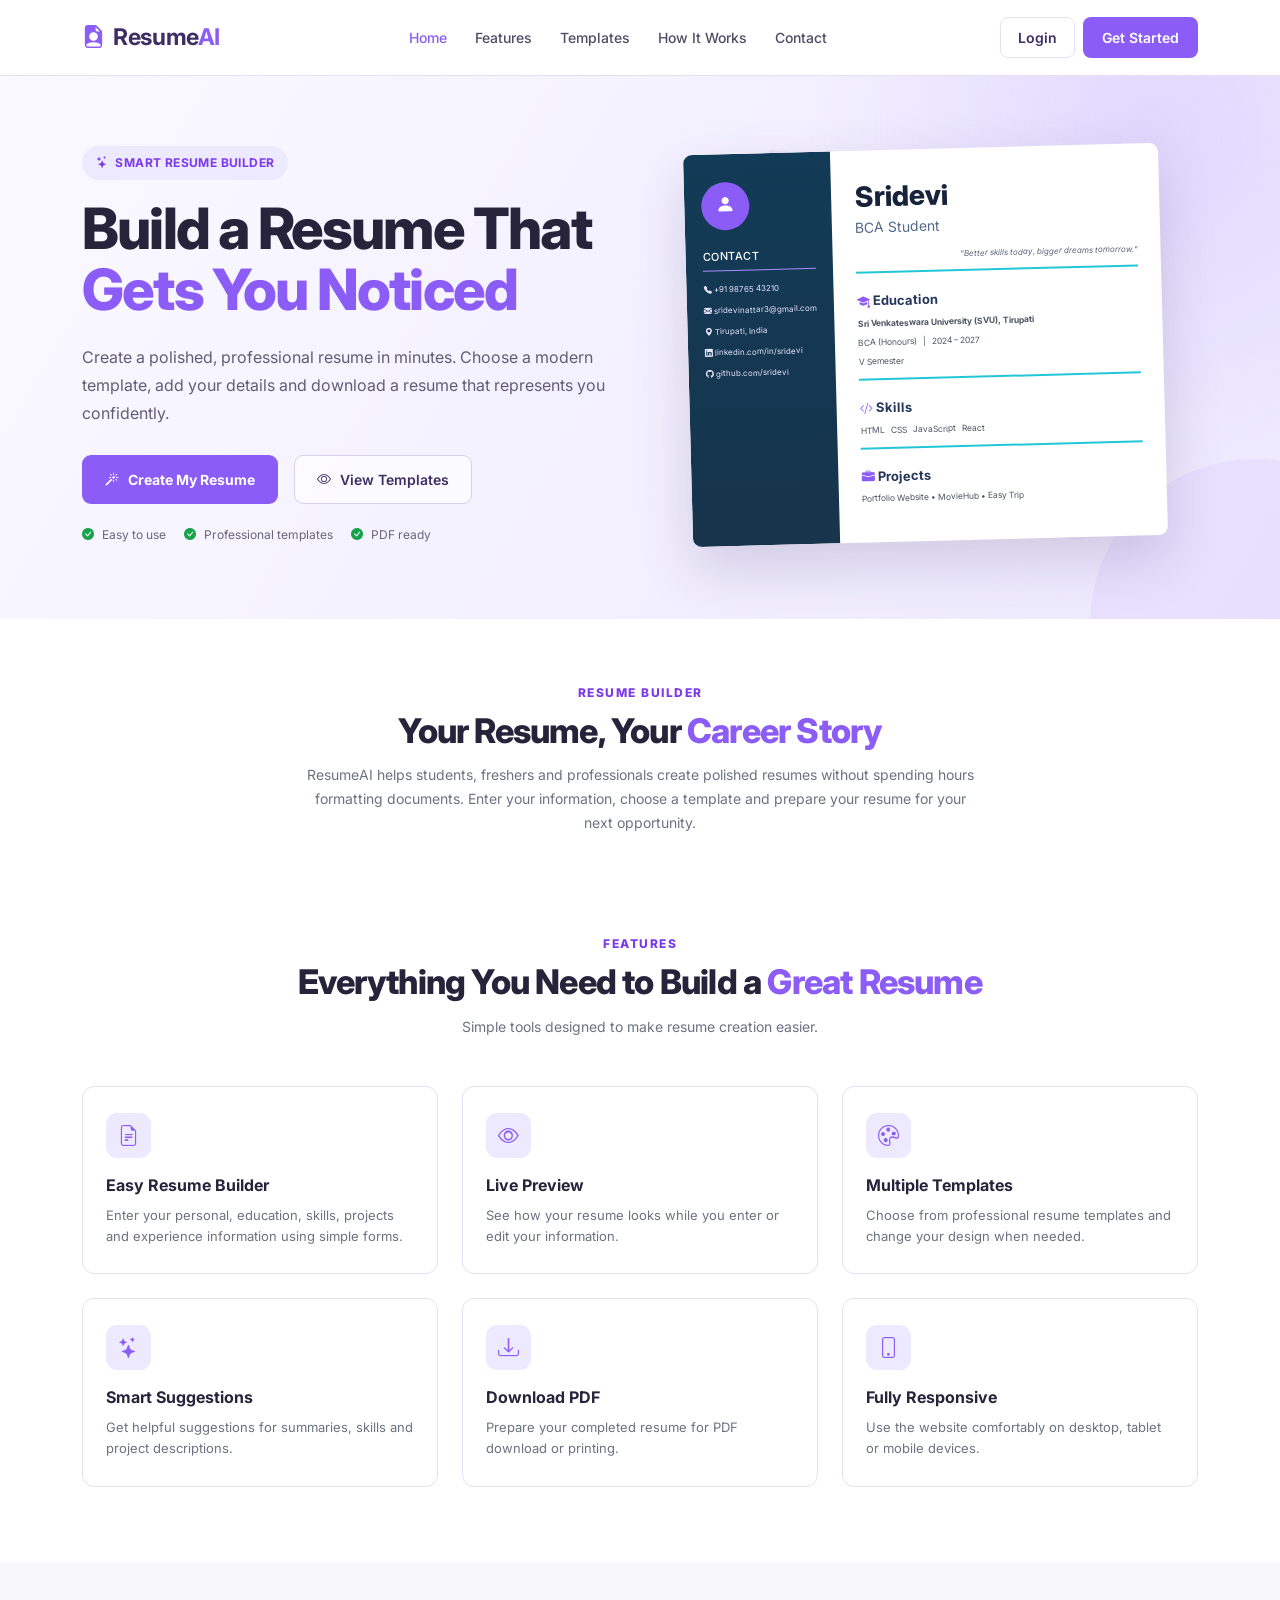
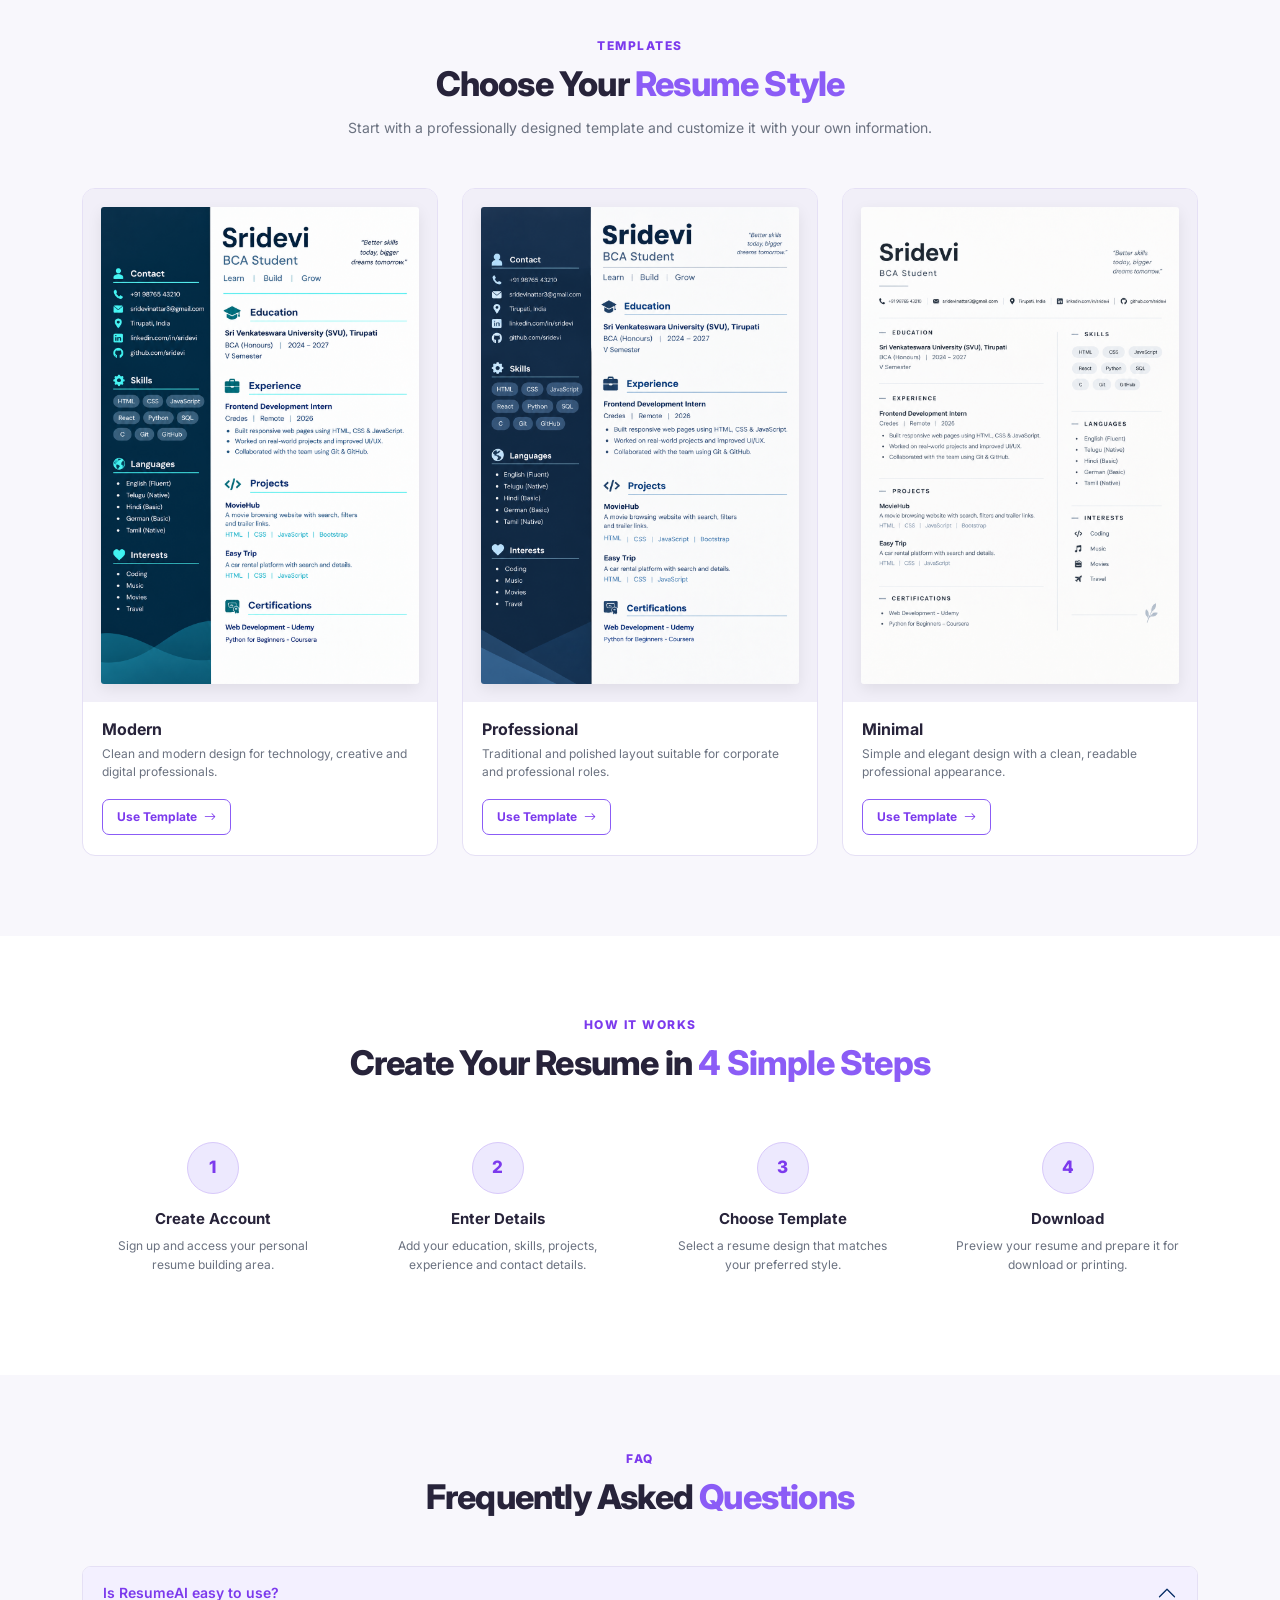
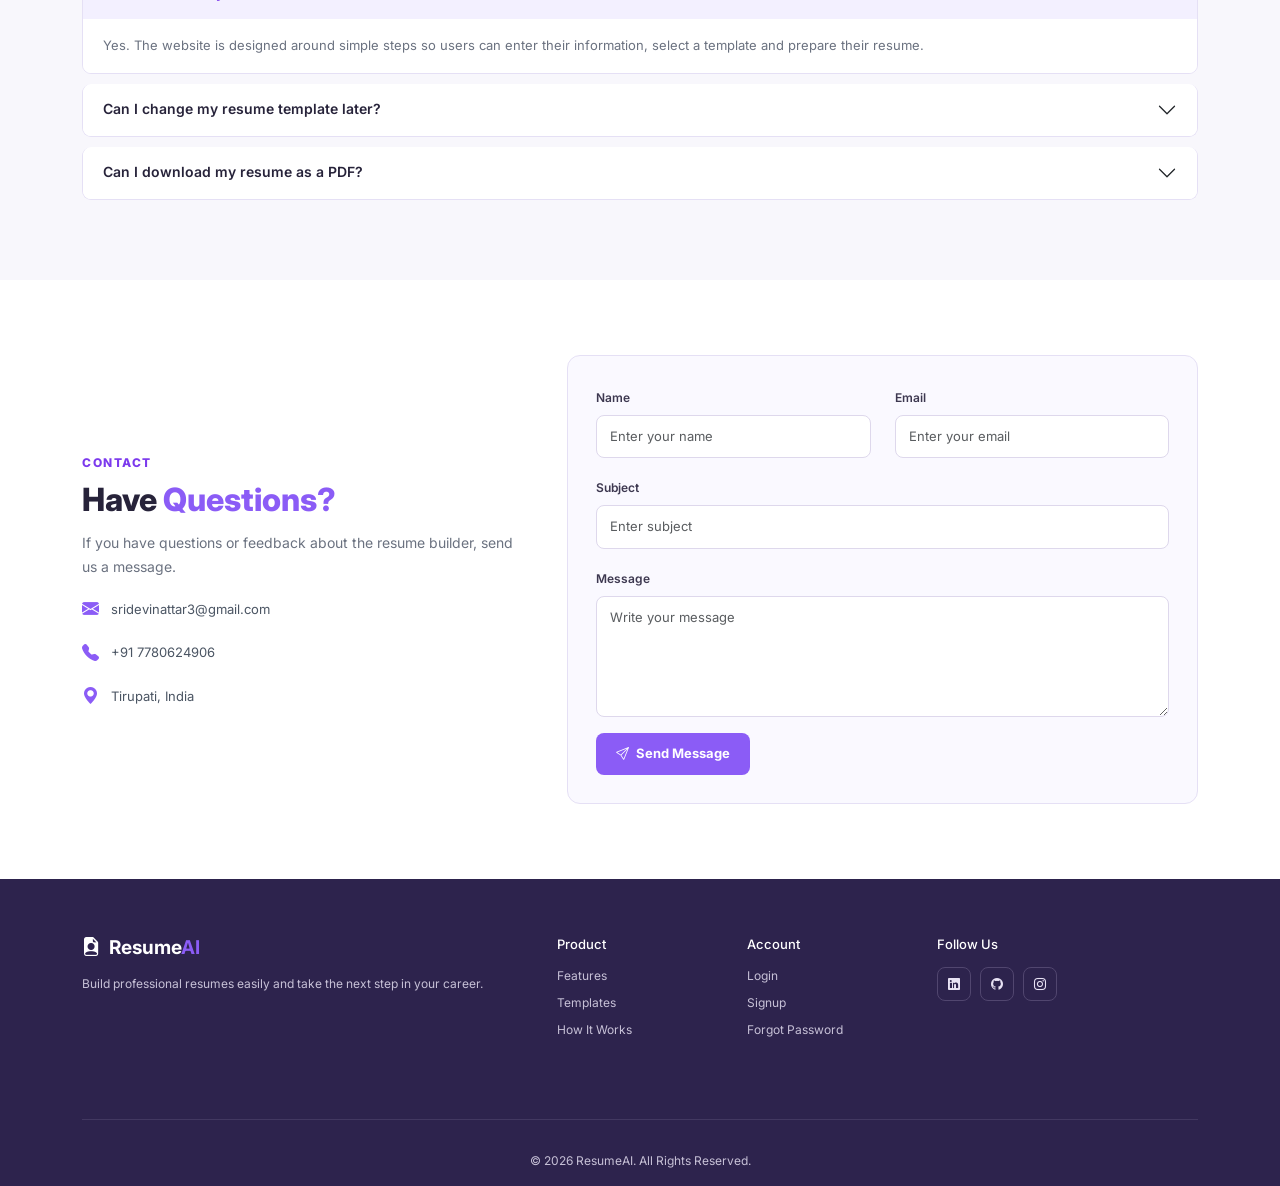
<file: index.html>
<!DOCTYPE html>
<html lang="en">
<head>
    <meta charset="UTF-8">
    <meta name="viewport" content="width=device-width, initial-scale=1.0">

    <title>ResumeAI - Professional Resume Builder</title>

    <!-- Bootstrap -->
    <link href="https://cdn.jsdelivr.net/npm/bootstrap@5.3.3/dist/css/bootstrap.min.css" rel="stylesheet">

    <!-- Bootstrap Icons -->
    <link rel="stylesheet"
          href="https://cdn.jsdelivr.net/npm/bootstrap-icons@1.11.3/font/bootstrap-icons.min.css">

    <!-- Google Font -->
    <link href="https://fonts.googleapis.com/css2?family=Inter:wght@400;500;600;700;800&display=swap"
          rel="stylesheet">

    <style>
        :root {
            --primary: #3B2F63;
            --primary-dark: #2D234D;
            --accent: #8B5CF6;
            --accent-dark: #7C3AED;
            --accent-light: #A78BFA;
            --lavender: #F3F0FF;
            --lavender-dark: #EDE9FE;
            --background: #FAF9FF;
            --white: #FFFFFF;
            --text: #27233A;
            --muted: #6B7280;
            --border: #E5E0F5;
        }

        * {
            margin: 0;
            padding: 0;
            box-sizing: border-box;
        }

        html {
            scroll-behavior: smooth;
        }

        body {
            font-family: "Inter", sans-serif;
            background: var(--background);
            color: var(--text);
            overflow-x: hidden;
        }

        a {
            text-decoration: none;
        }

        /* NAVBAR */
        .navbar {
            background: rgba(255, 255, 255, 0.96);
            backdrop-filter: blur(10px);
            border-bottom: 1px solid var(--border);
            padding: 15px 0;
        }

        .navbar-brand {
            color: var(--primary) !important;
            font-size: 23px;
            letter-spacing: -0.4px;
        }

        .navbar-brand i {
            color: var(--accent);
        }

        .brand-accent {
            color: var(--accent);
        }

        .navbar-nav .nav-link {
            color: #514B66 !important;
            font-size: 14px;
            font-weight: 500;
            margin: 0 10px;
            padding: 9px 4px !important;
            transition: 0.25s;
        }

        .navbar-nav .nav-link:hover,
        .navbar-nav .nav-link.active {
            color: var(--accent) !important;
        }

        .login-btn {
            color: var(--primary);
            border: 1px solid var(--border);
            border-radius: 8px;
            padding: 9px 17px;
            font-size: 14px;
            font-weight: 600;
            transition: 0.25s;
        }

        .login-btn:hover {
            border-color: var(--accent);
            color: var(--accent);
        }

        .start-btn {
            background: var(--accent);
            color: white;
            border-radius: 8px;
            padding: 10px 19px;
            font-size: 14px;
            font-weight: 600;
            transition: 0.25s;
        }

        .start-btn:hover {
            background: var(--accent-dark);
            color: white;
            transform: translateY(-1px);
        }

        /* HERO */
        .hero-section {
            position: relative;
            background:
                radial-gradient(circle at 90% 10%, rgba(167,139,250,0.22), transparent 28%),
                linear-gradient(120deg, #FAF9FF 0%, #F3F0FF 55%, #EDE9FE 100%);
            padding: 70px 0 75px;
            overflow: hidden;
        }

        .hero-section::before {
            content: "";
            position: absolute;
            width: 330px;
            height: 330px;
            border-radius: 50%;
            background: rgba(139,92,246,0.07);
            right: -140px;
            bottom: -170px;
        }

        .hero-content {
            position: relative;
            z-index: 2;
        }

        .hero-badge {
            display: inline-flex;
            align-items: center;
            gap: 7px;
            background: var(--lavender-dark);
            color: var(--accent-dark);
            padding: 8px 14px;
            border-radius: 30px;
            font-size: 12px;
            font-weight: 700;
            letter-spacing: 0.4px;
            margin-bottom: 18px;
        }

        .hero-section h1 {
            font-size: clamp(38px, 5vw, 57px);
            line-height: 1.08;
            letter-spacing: -1.8px;
            font-weight: 800;
            color: var(--text);
            max-width: 620px;
        }

        .hero-section h1 span {
            color: var(--accent);
        }

        .hero-description {
            max-width: 560px;
            color: #625D73;
            font-size: 16px;
            line-height: 1.75;
            margin: 22px 0 28px;
        }

        .hero-primary-btn {
            display: inline-flex;
            align-items: center;
            gap: 9px;
            background: var(--accent);
            color: white;
            padding: 14px 23px;
            border-radius: 9px;
            font-size: 14px;
            font-weight: 700;
            transition: 0.25s;
        }

        .hero-primary-btn:hover {
            background: var(--accent-dark);
            color: white;
            transform: translateY(-2px);
        }

        .hero-secondary-btn {
            display: inline-flex;
            align-items: center;
            gap: 9px;
            color: var(--primary);
            border: 1px solid #D8D0ED;
            background: rgba(255,255,255,0.65);
            padding: 13px 22px;
            border-radius: 9px;
            font-size: 14px;
            font-weight: 600;
            transition: 0.25s;
        }

        .hero-secondary-btn:hover {
            border-color: var(--accent);
            color: var(--accent);
            background: white;
        }

        .hero-checks {
            display: flex;
            flex-wrap: wrap;
            gap: 18px;
            margin-top: 22px;
        }

        .hero-checks span {
            color: #6B6578;
            font-size: 12px;
        }

        .hero-checks i {
            color: #16A34A;
            margin-right: 5px;
        }

        /* RESUME PREVIEW */
        .hero-preview-area {
            position: relative;
            min-height: 390px;
            display: flex;
            justify-content: center;
            align-items: center;
        }

        .preview-back {
            position: absolute;
            width: 370px;
            height: 350px;
            background: #E7E0F8;
            border-radius: 12px;
            transform: rotate(7deg);
            opacity: 0.75;
        }

        .resume-preview-card {
            position: relative;
            z-index: 2;
            width: min(475px, 100%);
            min-height: 350px;
            background: white;
            border-radius: 9px;
            box-shadow: 0 22px 55px rgba(59,47,99,0.18);
            overflow: hidden;
            transform: rotate(-1.5deg);
            display: flex;
        }

        .preview-sidebar {
            width: 31%;
            background: linear-gradient(180deg, #123B57 0%, #17344C 100%);
            color: white;
            padding: 28px 17px;
        }

        .preview-avatar {
            width: 48px;
            height: 48px;
            border-radius: 50%;
            background: #8B5CF6;
            display: flex;
            align-items: center;
            justify-content: center;
            margin-bottom: 20px;
            font-size: 19px;
        }

        .preview-sidebar h6 {
            font-size: 11px;
            letter-spacing: 0.5px;
            border-bottom: 1px solid #A78BFA;
            padding-bottom: 7px;
            margin-bottom: 12px;
        }

        .preview-sidebar p {
            font-size: 8px;
            line-height: 1.5;
            color: #E9E5FF;
            margin-bottom: 9px;
        }

        .preview-main {
            width: 69%;
            padding: 30px 23px;
        }

        .preview-main h2 {
            color: #17233A;
            font-size: 28px;
            font-weight: 800;
            margin-bottom: 2px;
        }

        .preview-role {
            color: #506A87;
            font-size: 14px;
            margin-bottom: 12px;
        }

        .preview-rule {
            height: 2px;
            width: 100%;
            background: #22C7D7;
            margin: 10px 0 20px;
        }

        .preview-main h5 {
            color: #24365B;
            font-size: 13px;
            font-weight: 700;
            margin-bottom: 8px;
        }

        .preview-main h5 i {
            color: var(--accent);
        }

        .preview-main p {
            color: #4B5563;
            font-size: 8.5px;
            line-height: 1.55;
            margin-bottom: 6px;
        }

        .preview-quote {
            text-align: right;
            color: #596175 !important;
            font-style: italic;
            font-size: 8px !important;
            margin-top: 0;
        }

        /* INTRO */
        .intro-section {
            padding: 60px 0 35px;
            background: white;
        }

        .section-label {
            color: var(--accent-dark);
            font-size: 12px;
            font-weight: 800;
            letter-spacing: 1.5px;
        }

        .section-title {
            color: var(--text);
            font-size: 34px;
            font-weight: 800;
            letter-spacing: -0.8px;
            margin-top: 8px;
        }

        .section-title span {
            color: var(--accent);
        }

        .section-description {
            color: var(--muted);
            line-height: 1.7;
            max-width: 680px;
            margin: 12px auto 0;
            font-size: 14px;
        }

        /* FEATURES */
        .features-section {
            padding: 60px 0 75px;
            background: white;
        }

        .feature-card {
            height: 100%;
            background: white;
            border: 1px solid var(--border);
            border-radius: 12px;
            padding: 26px 23px;
            transition: 0.25s;
        }

        .feature-card:hover {
            transform: translateY(-5px);
            border-color: #D8C9FA;
            box-shadow: 0 15px 35px rgba(59,47,99,0.08);
        }

        .feature-icon {
            width: 45px;
            height: 45px;
            border-radius: 11px;
            background: var(--lavender-dark);
            color: var(--accent);
            display: flex;
            align-items: center;
            justify-content: center;
            font-size: 21px;
            margin-bottom: 18px;
        }

        .feature-card h5 {
            font-size: 16px;
            font-weight: 700;
            margin-bottom: 9px;
        }

        .feature-card p {
            color: var(--muted);
            font-size: 13px;
            line-height: 1.65;
            margin: 0;
        }

        /* TEMPLATES */
        .templates-section {
            padding: 70px 0 80px;
            background: #F8F7FC;
        }

        .template-card {
            height: 100%;
            background: white;
            border: 1px solid var(--border);
            border-radius: 13px;
            overflow: hidden;
            transition: 0.3s;
        }

        .template-card:hover {
            transform: translateY(-7px);
            box-shadow: 0 18px 40px rgba(59,47,99,0.12);
        }

        .template-preview {
            background: #F1EFF8;
            padding: 18px;
            min-height: 330px;
            display: flex;
            align-items: flex-start;
            justify-content: center;
            overflow: hidden;
        }

        .template-preview img {
            width: 100%;
            height: auto;
            display: block;
            object-fit: contain;
            border-radius: 3px;
            box-shadow: 0 5px 15px rgba(0,0,0,0.08);
        }

        .template-info {
            padding: 18px 19px 20px;
        }

        .template-info h5 {
            font-size: 16px;
            font-weight: 700;
            margin-bottom: 6px;
        }

        .template-info p {
            color: var(--muted);
            font-size: 12px;
            line-height: 1.5;
            min-height: 38px;
        }

        .template-btn {
            display: inline-block;
            border: 1px solid var(--accent);
            color: var(--accent-dark);
            padding: 8px 14px;
            border-radius: 7px;
            font-size: 12px;
            font-weight: 700;
            transition: 0.25s;
        }

        .template-btn:hover {
            background: var(--accent);
            color: white;
        }

        /* HOW IT WORKS */
        .how-section {
            padding: 75px 0;
            background: white;
        }

        .step {
            position: relative;
            padding: 10px 15px;
        }

        .step-number {
            width: 52px;
            height: 52px;
            border-radius: 50%;
            margin: 0 auto;
            background: var(--lavender-dark);
            border: 1px solid #D8C9FA;
            color: var(--accent-dark);
            display: flex;
            align-items: center;
            justify-content: center;
            font-weight: 800;
            font-size: 17px;
        }

        .step h5 {
            font-size: 15px;
            font-weight: 700;
            margin-top: 16px;
        }

        .step p {
            color: var(--muted);
            font-size: 12px;
            line-height: 1.6;
        }

        /* FAQ */
        .faq-section {
            padding: 70px 0;
            background: #F8F7FC;
        }

        .accordion-item {
            border: 1px solid var(--border);
            margin-bottom: 10px;
            border-radius: 9px !important;
            overflow: hidden;
        }

        .accordion-button {
            font-size: 14px;
            font-weight: 600;
            color: var(--text);
            background: white;
            box-shadow: none !important;
        }

        .accordion-button:not(.collapsed) {
            color: var(--accent-dark);
            background: var(--lavender);
        }

        .accordion-body {
            color: var(--muted);
            font-size: 13px;
            line-height: 1.65;
            background: white;
        }

        /* CONTACT */
        .contact-section {
            padding: 75px 0;
            background: white;
        }

        .contact-info h2 {
            font-size: 32px;
            font-weight: 800;
            margin: 8px 0 12px;
        }

        .contact-info > p {
            color: var(--muted);
            font-size: 14px;
            line-height: 1.7;
        }

        .contact-detail {
            display: flex;
            align-items: center;
            gap: 12px;
            margin-top: 18px;
            color: #4B5563;
            font-size: 13px;
        }

        .contact-detail i {
            color: var(--accent);
            font-size: 17px;
        }

        .contact-form {
            background: #FAF9FF;
            border: 1px solid var(--border);
            border-radius: 13px;
            padding: 28px;
        }

        .form-label {
            color: #3D3850;
            font-size: 12px;
            font-weight: 600;
        }

        .form-control {
            border: 1px solid #DED8EC;
            border-radius: 8px;
            padding: 11px 13px;
            font-size: 13px;
            background: white;
        }

        .form-control:focus {
            border-color: var(--accent);
            box-shadow: 0 0 0 3px rgba(139,92,246,0.10);
        }

        .send-btn {
            border: 0;
            background: var(--accent);
            color: white;
            padding: 11px 20px;
            border-radius: 8px;
            font-size: 13px;
            font-weight: 700;
        }

        .send-btn:hover {
            background: var(--accent-dark);
        }

        /* FOOTER */
        .footer-section {
            background: var(--primary-dark);
            color: white;
            padding-top: 10px;
        }

        .footer-section h4 {
            font-size: 19px;
        }

        .footer-section h6 {
            font-size: 13px;
            margin-bottom: 15px;
        }

        .footer-section p,
        .footer-section li,
        .footer-section a {
            color: #C7C1D7;
            font-size: 12px;
        }

        .footer-section ul {
            padding: 0;
        }

        .footer-section li {
            list-style: none;
            margin-bottom: 9px;
        }

        .footer-section a:hover {
            color: var(--accent-light);
        }

        .social-icons {
            display: flex;
            gap: 9px;
        }

        .social-icons a {
            width: 34px;
            height: 34px;
            border: 1px solid #51466F;
            border-radius: 8px;
            display: flex;
            align-items: center;
            justify-content: center;
            color: #E8E2F4;
            transition: 0.2s;
        }

        .social-icons a:hover {
            background: var(--accent);
            border-color: var(--accent);
            color: white;
        }

        .footer-section hr {
            border-color: #51466F;
            opacity: 0.6;
        }

        /* RESPONSIVE */
        @media (max-width: 991px) {
            .navbar-nav {
                padding: 15px 0;
            }

            .navbar-nav .nav-link {
                margin: 4px 0;
            }

            .hero-section {
                padding-top: 55px;
            }

            .hero-preview-area {
                margin-top: 45px;
                min-height: 360px;
            }
        }

        @media (max-width: 767px) {
            .hero-section {
                padding: 50px 0 60px;
            }

            .hero-section h1 {
                letter-spacing: -1px;
            }

            .hero-preview-area {
                min-height: 310px;
            }

            .resume-preview-card {
                transform: scale(0.82) rotate(-1.5deg);
            }

            .preview-back {
                transform: scale(0.82) rotate(7deg);
            }

            .hero-checks {
                gap: 10px;
            }

            .section-title {
                font-size: 29px;
            }

            .template-preview {
                min-height: 280px;
            }
        }
    </style>
</head>

<body>

<!-- ================= NAVBAR ================= -->

<nav class="navbar navbar-expand-lg sticky-top">
    <div class="container">

        <a class="navbar-brand fw-bold" href="index.html">
            <i class="bi bi-file-earmark-person-fill me-1"></i>
            Resume<span class="brand-accent">AI</span>
        </a>

        <button class="navbar-toggler" type="button"
                data-bs-toggle="collapse"
                data-bs-target="#navbarMenu"
                aria-controls="navbarMenu"
                aria-expanded="false"
                aria-label="Toggle navigation">
            <span class="navbar-toggler-icon"></span>
        </button>

        <div class="collapse navbar-collapse" id="navbarMenu">

            <ul class="navbar-nav mx-auto">
                <li class="nav-item">
                    <a class="nav-link active" href="#home">Home</a>
                </li>

                <li class="nav-item">
                    <a class="nav-link" href="#features">Features</a>
                </li>

                <li class="nav-item">
                    <a class="nav-link" href="#templates">Templates</a>
                </li>

                <li class="nav-item">
                    <a class="nav-link" href="#how-it-works">How It Works</a>
                </li>

                <li class="nav-item">
                    <a class="nav-link" href="#contact">Contact</a>
                </li>
            </ul>

            <div class="d-flex gap-2">
                <a href="login.html" class="login-btn">Login</a>
                <a href="signup.html" class="start-btn">Get Started</a>
            </div>

        </div>
    </div>
</nav>


<!-- ================= HERO ================= -->

<section id="home" class="hero-section">

    <div class="container">
        <div class="row align-items-center">

            <div class="col-lg-6 hero-content">

                <div class="hero-badge">
                    <i class="bi bi-stars"></i>
                    SMART RESUME BUILDER
                </div>

                <h1>
                    Build a Resume That
                    <span>Gets You Noticed</span>
                </h1>

                <p class="hero-description">
                    Create a polished, professional resume in minutes.
                    Choose a modern template, add your details and
                    download a resume that represents you confidently.
                </p>

                <div class="d-flex flex-wrap gap-3">

                    <a href="signup.html" class="hero-primary-btn">
                        <i class="bi bi-magic"></i>
                        Create My Resume
                    </a>

                    <a href="#templates" class="hero-secondary-btn">
                        <i class="bi bi-eye"></i>
                        View Templates
                    </a>

                </div>

                <div class="hero-checks">
                    <span>
                        <i class="bi bi-check-circle-fill"></i>
                        Easy to use
                    </span>

                    <span>
                        <i class="bi bi-check-circle-fill"></i>
                        Professional templates
                    </span>

                    <span>
                        <i class="bi bi-check-circle-fill"></i>
                        PDF ready
                    </span>
                </div>

            </div>


            <!-- Resume Preview -->

            <div class="col-lg-6">

                <div class="hero-preview-area">

                    <div class="preview-back"></div>

                    <div class="resume-preview-card">

                        <div class="preview-sidebar">

                            <div class="preview-avatar">
                                <i class="bi bi-person-fill"></i>
                            </div>

                            <h6>CONTACT</h6>

                            <p>
                                <i class="bi bi-telephone-fill"></i>
                                +91 98765 43210
                            </p>

                            <p>
                                <i class="bi bi-envelope-fill"></i>
                                sridevinattar3@gmail.com
                            </p>

                            <p>
                                <i class="bi bi-geo-alt-fill"></i>
                                Tirupati, India
                            </p>

                            <p>
                                <i class="bi bi-linkedin"></i>
                                linkedin.com/in/sridevi
                            </p>

                            <p>
                                <i class="bi bi-github"></i>
                                github.com/sridevi
                            </p>

                        </div>


                        <div class="preview-main">

                            <h2>Sridevi</h2>

                            <div class="preview-role">
                                BCA Student
                            </div>

                            <p class="preview-quote">
                                “Better skills today, bigger dreams tomorrow.”
                            </p>

                            <div class="preview-rule"></div>

                            <h5>
                                <i class="bi bi-mortarboard-fill"></i>
                                Education
                            </h5>

                            <p>
                                <strong>
                                    Sri Venkateswara University (SVU), Tirupati
                                </strong>
                            </p>

                            <p>
                                BCA (Honours) &nbsp; | &nbsp; 2024 – 2027
                            </p>

                            <p>V Semester</p>

                            <div class="preview-rule"></div>

                            <h5>
                                <i class="bi bi-code-slash"></i>
                                Skills
                            </h5>

                            <p>
                                HTML &nbsp; CSS &nbsp; JavaScript &nbsp; React
                            </p>

                            <div class="preview-rule"></div>

                            <h5>
                                <i class="bi bi-briefcase-fill"></i>
                                Projects
                            </h5>

                            <p>
                                Portfolio Website • MovieHub • Easy Trip
                            </p>

                        </div>

                    </div>

                </div>

            </div>

        </div>
    </div>

</section>


<!-- ================= INTRODUCTION ================= -->

<section class="intro-section">

    <div class="container">

        <div class="text-center">

            <span class="section-label">
                RESUME BUILDER
            </span>

            <h2 class="section-title">
                Your Resume, Your <span>Career Story</span>
            </h2>

            <p class="section-description">
                ResumeAI helps students, freshers and professionals create
                polished resumes without spending hours formatting documents.
                Enter your information, choose a template and prepare your
                resume for your next opportunity.
            </p>

        </div>

    </div>

</section>


<!-- ================= FEATURES ================= -->

<section id="features" class="features-section">

    <div class="container">

        <div class="text-center mb-5">

            <span class="section-label">FEATURES</span>

            <h2 class="section-title">
                Everything You Need to Build a <span>Great Resume</span>
            </h2>

            <p class="section-description">
                Simple tools designed to make resume creation easier.
            </p>

        </div>


        <div class="row g-4">

            <div class="col-md-6 col-lg-4">
                <div class="feature-card">
                    <div class="feature-icon">
                        <i class="bi bi-file-earmark-text"></i>
                    </div>

                    <h5>Easy Resume Builder</h5>

                    <p>
                        Enter your personal, education, skills,
                        projects and experience information using
                        simple forms.
                    </p>
                </div>
            </div>


            <div class="col-md-6 col-lg-4">
                <div class="feature-card">
                    <div class="feature-icon">
                        <i class="bi bi-eye"></i>
                    </div>

                    <h5>Live Preview</h5>

                    <p>
                        See how your resume looks while you enter
                        or edit your information.
                    </p>
                </div>
            </div>


            <div class="col-md-6 col-lg-4">
                <div class="feature-card">
                    <div class="feature-icon">
                        <i class="bi bi-palette"></i>
                    </div>

                    <h5>Multiple Templates</h5>

                    <p>
                        Choose from professional resume templates
                        and change your design when needed.
                    </p>
                </div>
            </div>


            <div class="col-md-6 col-lg-4">
                <div class="feature-card">
                    <div class="feature-icon">
                        <i class="bi bi-stars"></i>
                    </div>

                    <h5>Smart Suggestions</h5>

                    <p>
                        Get helpful suggestions for summaries,
                        skills and project descriptions.
                    </p>
                </div>
            </div>


            <div class="col-md-6 col-lg-4">
                <div class="feature-card">
                    <div class="feature-icon">
                        <i class="bi bi-download"></i>
                    </div>

                    <h5>Download PDF</h5>

                    <p>
                        Prepare your completed resume for PDF
                        download or printing.
                    </p>
                </div>
            </div>


            <div class="col-md-6 col-lg-4">
                <div class="feature-card">
                    <div class="feature-icon">
                        <i class="bi bi-phone"></i>
                    </div>

                    <h5>Fully Responsive</h5>

                    <p>
                        Use the website comfortably on desktop,
                        tablet or mobile devices.
                    </p>
                </div>
            </div>

        </div>

    </div>

</section>


<!-- ================= TEMPLATES ================= -->

<section id="templates" class="templates-section">

    <div class="container">

        <div class="text-center mb-5">

            <span class="section-label">TEMPLATES</span>

            <h2 class="section-title">
                Choose Your <span>Resume Style</span>
            </h2>

            <p class="section-description">
                Start with a professionally designed template and
                customize it with your own information.
            </p>

        </div>


        <div class="row g-4">


            <!-- MODERN -->

            <div class="col-md-4">

                <div class="template-card">

                    <div class="template-preview">

                        <img src="images/templates/modern.jpg.png"
                             alt="Modern Resume Template">

                    </div>

                    <div class="template-info">

                        <h5>Modern</h5>

                        <p>
                            Clean and modern design for technology,
                            creative and digital professionals.
                        </p>

                        <a href="signup.html" class="template-btn">
                            Use Template
                            <i class="bi bi-arrow-right ms-1"></i>
                        </a>

                    </div>

                </div>

            </div>


            <!-- PROFESSIONAL -->

            <div class="col-md-4">

                <div class="template-card">

                    <div class="template-preview">

                        <img src="images/templates/professional.jpg.png"
                             alt="Professional Resume Template">

                    </div>

                    <div class="template-info">

                        <h5>Professional</h5>

                        <p>
                            Traditional and polished layout suitable
                            for corporate and professional roles.
                        </p>

                        <a href="signup.html" class="template-btn">
                            Use Template
                            <i class="bi bi-arrow-right ms-1"></i>
                        </a>

                    </div>

                </div>

            </div>


            <!-- MINIMAL -->

            <div class="col-md-4">

                <div class="template-card">

                    <div class="template-preview">

                        <img src="images/templates/minimal.jpg.png"
                             alt="Minimal Resume Template">

                    </div>

                    <div class="template-info">

                        <h5>Minimal</h5>

                        <p>
                            Simple and elegant design with a clean,
                            readable professional appearance.
                        </p>

                        <a href="signup.html" class="template-btn">
                            Use Template
                            <i class="bi bi-arrow-right ms-1"></i>
                        </a>

                    </div>

                </div>

            </div>

        </div>

    </div>

</section>


<!-- ================= HOW IT WORKS ================= -->

<section id="how-it-works" class="how-section">

    <div class="container">

        <div class="text-center mb-5">

            <span class="section-label">HOW IT WORKS</span>

            <h2 class="section-title">
                Create Your Resume in <span>4 Simple Steps</span>
            </h2>

        </div>


        <div class="row g-4 text-center">

            <div class="col-md-3">
                <div class="step">
                    <div class="step-number">1</div>

                    <h5>Create Account</h5>

                    <p>
                        Sign up and access your personal resume
                        building area.
                    </p>
                </div>
            </div>


            <div class="col-md-3">
                <div class="step">
                    <div class="step-number">2</div>

                    <h5>Enter Details</h5>

                    <p>
                        Add your education, skills, projects,
                        experience and contact details.
                    </p>
                </div>
            </div>


            <div class="col-md-3">
                <div class="step">
                    <div class="step-number">3</div>

                    <h5>Choose Template</h5>

                    <p>
                        Select a resume design that matches
                        your preferred style.
                    </p>
                </div>
            </div>


            <div class="col-md-3">
                <div class="step">
                    <div class="step-number">4</div>

                    <h5>Download</h5>

                    <p>
                        Preview your resume and prepare it
                        for download or printing.
                    </p>
                </div>
            </div>

        </div>

    </div>

</section>


<!-- ================= FAQ ================= -->

<section class="faq-section">

    <div class="container">

        <div class="text-center mb-5">

            <span class="section-label">FAQ</span>

            <h2 class="section-title">
                Frequently Asked <span>Questions</span>
            </h2>

        </div>


        <div class="accordion" id="faqAccordion">


            <div class="accordion-item">

                <h2 class="accordion-header">

                    <button class="accordion-button"
                            type="button"
                            data-bs-toggle="collapse"
                            data-bs-target="#faq1">

                        Is ResumeAI easy to use?

                    </button>

                </h2>

                <div id="faq1"
                     class="accordion-collapse collapse show"
                     data-bs-parent="#faqAccordion">

                    <div class="accordion-body">
                        Yes. The website is designed around simple
                        steps so users can enter their information,
                        select a template and prepare their resume.
                    </div>

                </div>

            </div>


            <div class="accordion-item">

                <h2 class="accordion-header">

                    <button class="accordion-button collapsed"
                            type="button"
                            data-bs-toggle="collapse"
                            data-bs-target="#faq2">

                        Can I change my resume template later?

                    </button>

                </h2>

                <div id="faq2"
                     class="accordion-collapse collapse"
                     data-bs-parent="#faqAccordion">

                    <div class="accordion-body">
                        Yes. The project is designed so users can
                        switch between available templates without
                        having to enter their details again.
                    </div>

                </div>

            </div>


            <div class="accordion-item">

                <h2 class="accordion-header">

                    <button class="accordion-button collapsed"
                            type="button"
                            data-bs-toggle="collapse"
                            data-bs-target="#faq3">

                        Can I download my resume as a PDF?

                    </button>

                </h2>

                <div id="faq3"
                     class="accordion-collapse collapse"
                     data-bs-parent="#faqAccordion">

                    <div class="accordion-body">
                        Yes. After completing your resume, it can be
                        prepared for PDF download or printing.
                    </div>

                </div>

            </div>


        </div>

    </div>

</section>


<!-- ================= CONTACT ================= -->

<section id="contact" class="contact-section">

    <div class="container">

        <div class="row align-items-center g-5">

            <div class="col-lg-5 contact-info">

                <span class="section-label">CONTACT</span>

                <h2>
                    Have <span class="brand-accent">Questions?</span>
                </h2>

                <p>
                    If you have questions or feedback about the
                    resume builder, send us a message.
                </p>

                <div class="contact-detail">
                    <i class="bi bi-envelope-fill"></i>
                    <span>sridevinattar3@gmail.com</span>
                </div>

                <div class="contact-detail">
                    <i class="bi bi-telephone-fill"></i>
                    <span>+91 7780624906</span>
                </div>

                <div class="contact-detail">
                    <i class="bi bi-geo-alt-fill"></i>
                    <span>Tirupati, India</span>
                </div>

            </div>


            <div class="col-lg-7">

                <form class="contact-form" onsubmit="return submitContactForm(event)">

                    <div class="row">

                        <div class="col-md-6 mb-3">

                            <label class="form-label">
                                Name
                            </label>

                            <input type="text"
                                   class="form-control"
                                   placeholder="Enter your name"
                                   required>

                        </div>


                        <div class="col-md-6 mb-3">

                            <label class="form-label">
                                Email
                            </label>

                            <input type="email"
                                   class="form-control"
                                   placeholder="Enter your email"
                                   required>

                        </div>

                    </div>


                    <div class="mb-3">

                        <label class="form-label">
                            Subject
                        </label>

                        <input type="text"
                               class="form-control"
                               placeholder="Enter subject"
                               required>

                    </div>


                    <div class="mb-3">

                        <label class="form-label">
                            Message
                        </label>

                        <textarea class="form-control"
                                  rows="5"
                                  placeholder="Write your message"
                                  required></textarea>

                    </div>


                    <button type="submit" class="send-btn">
                        <i class="bi bi-send me-1"></i>
                        Send Message
                    </button>

                </form>

            </div>

        </div>

    </div>

</section>


<!-- ================= FOOTER ================= -->

<footer class="footer-section">

    <div class="container">

        <div class="row py-5 g-4">

            <div class="col-lg-5">

                <h4 class="fw-bold">
                    <i class="bi bi-file-earmark-person-fill me-1"></i>
                    Resume<span class="brand-accent">AI</span>
                </h4>

                <p class="mt-3">
                    Build professional resumes easily and take
                    the next step in your career.
                </p>

            </div>


            <div class="col-6 col-lg-2">

                <h6>Product</h6>

                <ul>
                    <li><a href="#features">Features</a></li>
                    <li><a href="#templates">Templates</a></li>
                    <li><a href="#how-it-works">How It Works</a></li>
                </ul>

            </div>


            <div class="col-6 col-lg-2">

                <h6>Account</h6>

                <ul>
                    <li><a href="login.html">Login</a></li>
                    <li><a href="signup.html">Signup</a></li>
                    <li><a href="forgot-password.html">Forgot Password</a></li>
                </ul>

            </div>


            <div class="col-lg-3">

                <h6>Follow Us</h6>

                <div class="social-icons">

                    <a href="https://lnkd.in/p/g7MYkuHd" aria-label="LinkedIn">
                        <i class="bi bi-linkedin"></i>
                    </a>

                    <a href="https://sridevinattar.github.io/AI-Resume-Builder" aria-label="GitHub">
                        <i class="bi bi-github"></i>
                    </a>

                    <a href="#" aria-label="Instagram">
                        <i class="bi bi-instagram"></i>
                    </a>

                </div>

            </div>

        </div>


        <hr>


        <div class="text-center py-3">

            <p class="mb-0">
                © 2026 ResumeAI. All Rights Reserved.
            </p>

        </div>

    </div>

</footer>


<!-- Bootstrap JS -->

<script src="https://cdn.jsdelivr.net/npm/bootstrap@5.3.3/dist/js/bootstrap.bundle.min.js"></script>

<script>
    function submitContactForm(event) {
        event.preventDefault();

        alert("Thank you! Your message has been submitted.");

        event.target.reset();

        return false;
    }
</script>

</body>
</html>
</file>
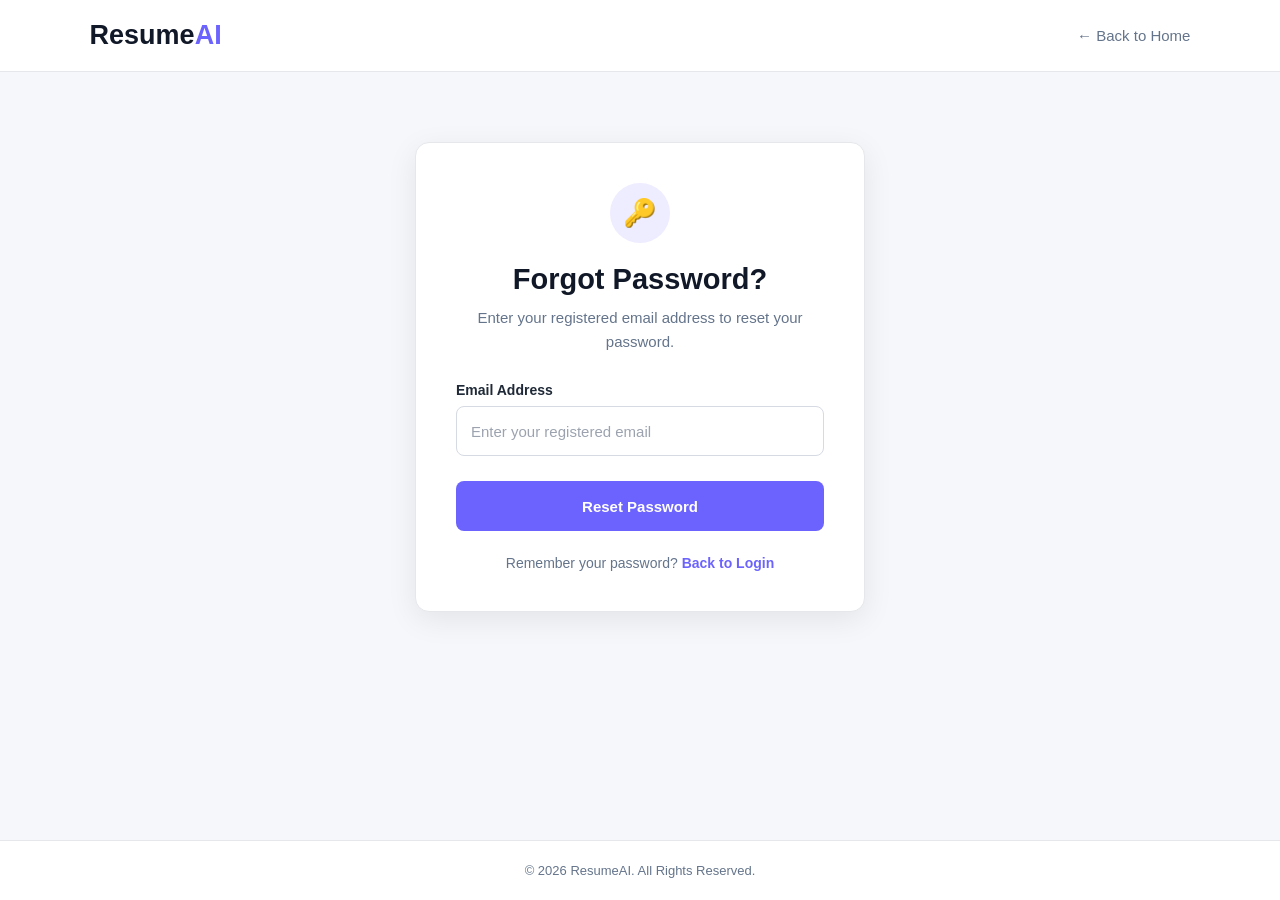
<file: forgot-password.html>
<!DOCTYPE html>
<html lang="en">

<head>

    <meta charset="UTF-8">

    <meta
        name="viewport"
        content="width=device-width, initial-scale=1.0"
    >

    <title>Forgot Password - ResumeAI</title>


    <style>

        /* ========================================
           RESET
        ======================================== */

        * {
            margin: 0;
            padding: 0;
            box-sizing: border-box;
        }


        body {
            min-height: 100vh;

            background: #f5f7fb;

            font-family: Arial, Helvetica, sans-serif;

            color: #1f2937;
        }


        /* ========================================
           HEADER
        ======================================== */

        .forgot-header {
            width: 100%;
            height: 72px;

            background: #ffffff;

            display: flex;
            align-items: center;
            justify-content: space-between;

            padding: 0 7%;

            border-bottom: 1px solid #e5e7eb;
        }


        .forgot-logo {
            text-decoration: none;

            font-size: 27px;

            font-weight: 700;

            color: #111827;
        }


        .forgot-logo span {
            color: #6c63ff;
        }


        .back-home {
            color: #64748b;

            text-decoration: none;

            font-size: 15px;

            transition: 0.3s;
        }


        .back-home:hover {
            color: #6c63ff;
        }


        /* ========================================
           MAIN
        ======================================== */

        .forgot-main {
            width: 100%;

            min-height: calc(100vh - 132px);

            display: flex;

            justify-content: center;

            align-items: flex-start;

            padding: 70px 20px;
        }


        /* ========================================
           CARD
        ======================================== */

        .forgot-card {
            width: 100%;

            max-width: 450px;

            background: #ffffff;

            padding: 40px;

            border-radius: 14px;

            border: 1px solid #e5e7eb;

            box-shadow:
                0 8px 30px rgba(0, 0, 0, 0.08);
        }


        /* ========================================
           ICON
        ======================================== */

        .forgot-icon {
            width: 60px;
            height: 60px;

            margin: 0 auto 20px;

            border-radius: 50%;

            background: #eeecff;

            color: #6c63ff;

            display: flex;

            align-items: center;
            justify-content: center;

            font-size: 27px;
        }


        /* ========================================
           HEADING
        ======================================== */

        .forgot-heading {
            text-align: center;

            margin-bottom: 28px;
        }


        .forgot-heading h1 {
            font-size: 29px;

            color: #111827;

            margin-bottom: 10px;
        }


        .forgot-heading p {
            color: #64748b;

            font-size: 15px;

            line-height: 1.6;
        }


        /* ========================================
           MESSAGE
        ======================================== */

        #authMessage {
            display: none;

            width: 100%;

            padding: 12px;

            margin-bottom: 18px;

            border-radius: 7px;

            font-size: 14px;
        }


        /* ========================================
           FORM
        ======================================== */

        .forgot-group {
            width: 100%;

            margin-bottom: 20px;
        }


        .forgot-group label {
            display: block;

            margin-bottom: 8px;

            font-size: 14px;

            font-weight: 600;

            color: #1f2937;
        }


        /* ========================================
           EMAIL INPUT
        ======================================== */

        .forgot-input {
            width: 100%;

            height: 50px;

            padding: 0 14px;

            border: 1px solid #d5dae3;

            border-radius: 8px;

            outline: none;

            background: #ffffff;

            color: #1f2937;

            font-size: 15px;
        }


        .forgot-input:focus {
            border-color: #6c63ff;

            box-shadow:
                0 0 0 3px rgba(108, 99, 255, 0.10);
        }


        .forgot-input::placeholder {
            color: #9ca3af;
        }


        /* ========================================
           BUTTON
        ======================================== */

        .forgot-button {
            width: 100%;

            height: 50px;

            margin-top: 5px;

            border: none;

            border-radius: 8px;

            background: #6c63ff;

            color: #ffffff;

            font-size: 15px;

            font-weight: 600;

            cursor: pointer;

            transition: 0.3s;
        }


        .forgot-button:hover {
            background: #574fd6;

            transform: translateY(-1px);
        }


        /* ========================================
           BACK TO LOGIN
        ======================================== */

        .login-link {
            text-align: center;

            margin-top: 24px;

            font-size: 14px;

            color: #64748b;
        }


        .login-link a {
            color: #6c63ff;

            text-decoration: none;

            font-weight: 600;
        }


        .login-link a:hover {
            text-decoration: underline;
        }


        /* ========================================
           FOOTER
        ======================================== */

        .forgot-footer {
            width: 100%;

            height: 60px;

            background: #ffffff;

            border-top: 1px solid #e5e7eb;

            display: flex;

            align-items: center;

            justify-content: center;
        }


        .forgot-footer p {
            color: #64748b;

            font-size: 13px;
        }


        /* ========================================
           MOBILE
        ======================================== */

        @media (max-width: 600px) {

            .forgot-header {
                padding: 0 20px;
            }


            .forgot-logo {
                font-size: 23px;
            }


            .back-home {
                font-size: 13px;
            }


            .forgot-main {
                padding: 40px 15px;
            }


            .forgot-card {
                padding: 30px 22px;
            }


            .forgot-heading h1 {
                font-size: 25px;
            }

        }

    </style>

</head>


<body>


    <!-- ========================================
         HEADER
    ======================================== -->

    <header class="forgot-header">

        <a
            href="index.html"
            class="forgot-logo"
        >
            Resume<span>AI</span>
        </a>


        <a
            href="index.html"
            class="back-home"
        >
            ← Back to Home
        </a>

    </header>



    <!-- ========================================
         MAIN
    ======================================== -->

    <main class="forgot-main">

        <div class="forgot-card">


            <!-- Icon -->

            <div class="forgot-icon">
                🔑
            </div>


            <!-- Heading -->

            <div class="forgot-heading">

                <h1>
                    Forgot Password?
                </h1>

                <p>
                    Enter your registered email address
                    to reset your password.
                </p>

            </div>


            <!-- Message -->

            <div id="authMessage"></div>


            <!-- Form -->

            <form id="forgotPasswordForm">


                <div class="forgot-group">

                    <label for="email">
                        Email Address
                    </label>


                    <input
                        type="email"
                        id="email"
                        name="email"
                        class="forgot-input"
                        placeholder="Enter your registered email"
                        required
                    >

                </div>


                <!-- Submit -->

                <button
                    type="submit"
                    class="forgot-button"
                >
                    Reset Password
                </button>

            </form>


            <!-- Login -->

            <div class="login-link">

                Remember your password?

                <a href="login.html">
                    Back to Login
                </a>

            </div>

        </div>

    </main>



    <!-- ========================================
         FOOTER
    ======================================== -->

    <footer class="forgot-footer">

        <p>
            © 2026 ResumeAI. All Rights Reserved.
        </p>

    </footer>



    <!-- ========================================
         JAVASCRIPT
    ======================================== -->

    <script src="js/auth.js"></script>


</body>

</html>
</file>
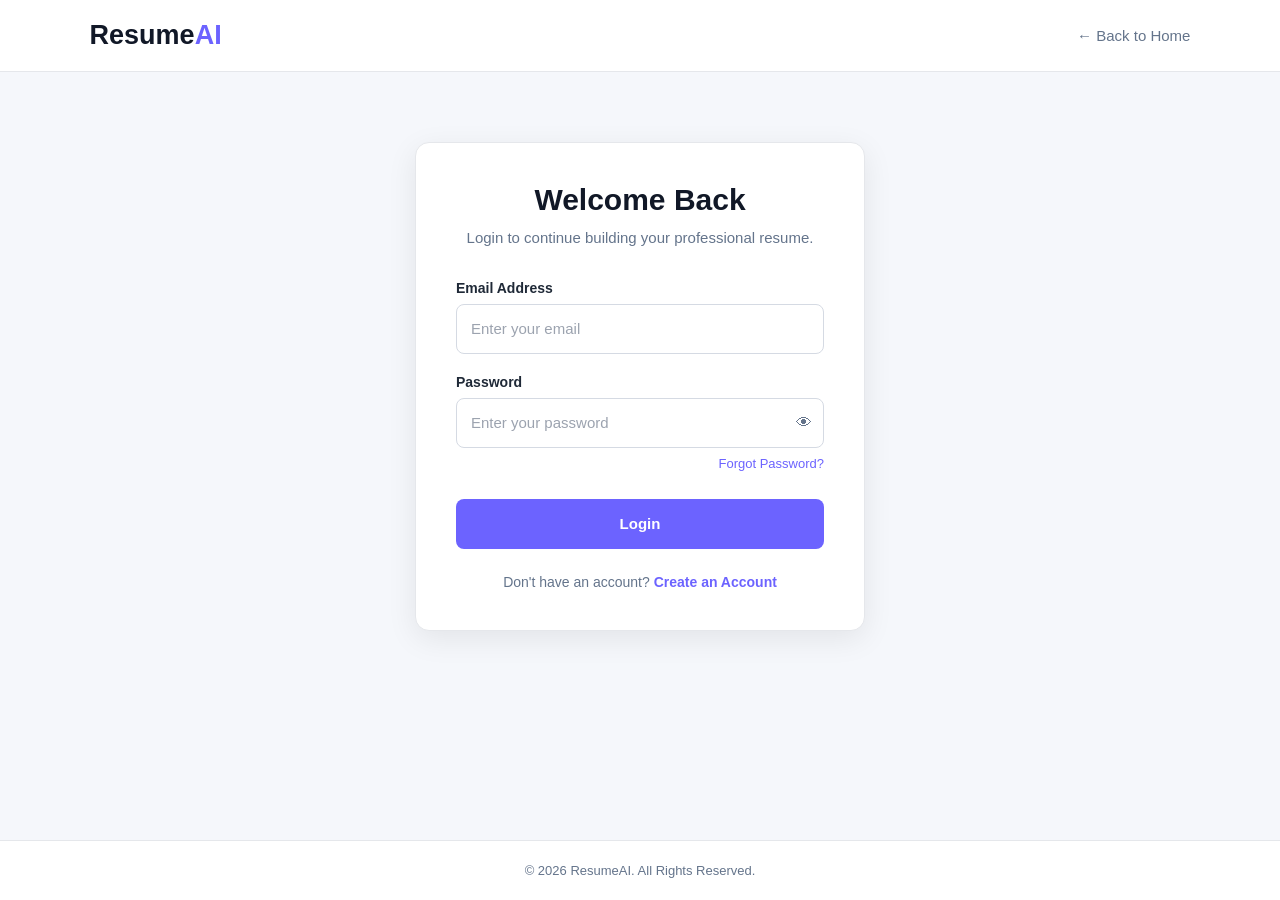
<file: login.html>
<!DOCTYPE html>
<html lang="en">

<head>

    <meta charset="UTF-8">

    <meta
        name="viewport"
        content="width=device-width, initial-scale=1.0"
    >

    <title>Login - ResumeAI</title>


    <style>

        /* ========================================
           RESET
        ======================================== */

        * {
            margin: 0;
            padding: 0;
            box-sizing: border-box;
        }


        body {
            min-height: 100vh;

            background: #f5f7fb;

            font-family: Arial, Helvetica, sans-serif;

            color: #1f2937;
        }


        /* ========================================
           HEADER
        ======================================== */

        .login-header {
            width: 100%;
            height: 72px;

            background: #ffffff;

            display: flex;
            align-items: center;
            justify-content: space-between;

            padding: 0 7%;

            border-bottom: 1px solid #e5e7eb;
        }


        .login-logo {
            text-decoration: none;

            font-size: 27px;

            font-weight: 700;

            color: #111827;
        }


        .login-logo span {
            color: #6c63ff;
        }


        .back-home {
            color: #64748b;

            text-decoration: none;

            font-size: 15px;

            transition: 0.3s;
        }


        .back-home:hover {
            color: #6c63ff;
        }


        /* ========================================
           MAIN
        ======================================== */

        .login-main {
            width: 100%;

            min-height: calc(100vh - 132px);

            display: flex;

            justify-content: center;

            align-items: flex-start;

            padding: 70px 20px;
        }


        /* ========================================
           LOGIN CARD
        ======================================== */

        .login-card {
            width: 100%;

            max-width: 450px;

            background: #ffffff;

            padding: 40px;

            border-radius: 14px;

            border: 1px solid #e5e7eb;

            box-shadow:
                0 8px 30px rgba(0, 0, 0, 0.08);
        }


        /* ========================================
           HEADING
        ======================================== */

        .login-heading {
            text-align: center;

            margin-bottom: 30px;
        }


        .login-heading h1 {
            font-size: 30px;

            color: #111827;

            margin-bottom: 10px;
        }


        .login-heading p {
            color: #64748b;

            font-size: 15px;

            line-height: 1.5;
        }


        /* ========================================
           MESSAGE
        ======================================== */

        #authMessage {
            display: none;

            width: 100%;

            padding: 12px;

            margin-bottom: 18px;

            border-radius: 7px;

            font-size: 14px;
        }


        /* ========================================
           FORM
        ======================================== */

        .login-group {
            width: 100%;

            margin-bottom: 20px;
        }


        .login-group label {
            display: block;

            margin-bottom: 8px;

            font-size: 14px;

            font-weight: 600;

            color: #1f2937;
        }


        /* ========================================
           INPUT
        ======================================== */

        .login-input {
            width: 100%;

            height: 50px;

            padding: 0 14px;

            border: 1px solid #d5dae3;

            border-radius: 8px;

            outline: none;

            background: #ffffff;

            color: #1f2937;

            font-size: 15px;
        }


        .login-input:focus {
            border-color: #6c63ff;

            box-shadow:
                0 0 0 3px rgba(108, 99, 255, 0.10);
        }


        .login-input::placeholder {
            color: #9ca3af;
        }


        /* ========================================
           PASSWORD
        ======================================== */

        .password-wrapper {
            position: relative;

            width: 100%;
        }


        .password-wrapper .login-input {
            padding-right: 50px;
        }


        .password-toggle {
            position: absolute;

            right: 12px;

            top: 50%;

            transform: translateY(-50%);

            border: none;

            background: transparent;

            cursor: pointer;

            font-size: 16px;

            color: #64748b;
        }


        .password-toggle:hover {
            color: #6c63ff;
        }


        /* ========================================
           FORGOT PASSWORD
        ======================================== */

        .forgot-password {
            display: block;

            text-align: right;

            margin-top: 8px;

            color: #6c63ff;

            text-decoration: none;

            font-size: 13px;
        }


        .forgot-password:hover {
            text-decoration: underline;
        }


        /* ========================================
           LOGIN BUTTON
        ======================================== */

        .login-button {
            width: 100%;

            height: 50px;

            margin-top: 8px;

            border: none;

            border-radius: 8px;

            background: #6c63ff;

            color: #ffffff;

            font-size: 15px;

            font-weight: 600;

            cursor: pointer;

            transition: 0.3s;
        }


        .login-button:hover {
            background: #574fd6;

            transform: translateY(-1px);
        }


        /* ========================================
           SIGNUP LINK
        ======================================== */

        .signup-text {
            text-align: center;

            margin-top: 25px;

            color: #64748b;

            font-size: 14px;
        }


        .signup-text a {
            color: #6c63ff;

            text-decoration: none;

            font-weight: 600;
        }


        .signup-text a:hover {
            text-decoration: underline;
        }


        /* ========================================
           FOOTER
        ======================================== */

        .login-footer {
            width: 100%;

            height: 60px;

            background: #ffffff;

            border-top: 1px solid #e5e7eb;

            display: flex;

            align-items: center;

            justify-content: center;
        }


        .login-footer p {
            color: #64748b;

            font-size: 13px;
        }


        /* ========================================
           MOBILE
        ======================================== */

        @media (max-width: 600px) {

            .login-header {
                padding: 0 20px;
            }


            .login-logo {
                font-size: 23px;
            }


            .back-home {
                font-size: 13px;
            }


            .login-main {
                padding: 40px 15px;
            }


            .login-card {
                padding: 30px 22px;
            }


            .login-heading h1 {
                font-size: 25px;
            }

        }

    </style>

</head>


<body>


    <!-- ========================================
         HEADER
    ======================================== -->

    <header class="login-header">

        <a
            href="index.html"
            class="login-logo"
        >
            Resume<span>AI</span>
        </a>


        <a
            href="index.html"
            class="back-home"
        >
            ← Back to Home
        </a>

    </header>



    <!-- ========================================
         MAIN
    ======================================== -->

    <main class="login-main">

        <div class="login-card">


            <!-- Heading -->

            <div class="login-heading">

                <h1>
                    Welcome Back
                </h1>

                <p>
                    Login to continue building your professional resume.
                </p>

            </div>


            <!-- Message -->

            <div id="authMessage"></div>


            <!-- Login Form -->

            <form id="loginForm">


                <!-- Email -->

                <div class="login-group">

                    <label for="email">
                        Email Address
                    </label>

                    <input
                        type="email"
                        id="email"
                        name="email"
                        class="login-input"
                        placeholder="Enter your email"
                        required
                    >

                </div>


                <!-- Password -->

                <div class="login-group">

                    <label for="password">
                        Password
                    </label>


                    <div class="password-wrapper">

                        <input
                            type="password"
                            id="password"
                            name="password"
                            class="login-input"
                            placeholder="Enter your password"
                            required
                        >


                        <button
                            type="button"
                            class="password-toggle"
                            data-target="password"
                        >
                            👁
                        </button>

                    </div>


                    <a
                        href="forgot-password.html"
                        class="forgot-password"
                    >
                        Forgot Password?
                    </a>

                </div>


                <!-- Login Button -->

                <button
                    type="submit"
                    class="login-button"
                >
                    Login
                </button>

            </form>


            <!-- Signup -->

            <div class="signup-text">

                Don't have an account?

                <a href="signup.html">
                    Create an Account
                </a>

            </div>

        </div>

    </main>



    <!-- ========================================
         FOOTER
    ======================================== -->

    <footer class="login-footer">

        <p>
            © 2026 ResumeAI. All Rights Reserved.
        </p>

    </footer>



    <!-- ========================================
         JAVASCRIPT
    ======================================== -->

    <script src="js/auth.js"></script>


</body>

</html>
</file>
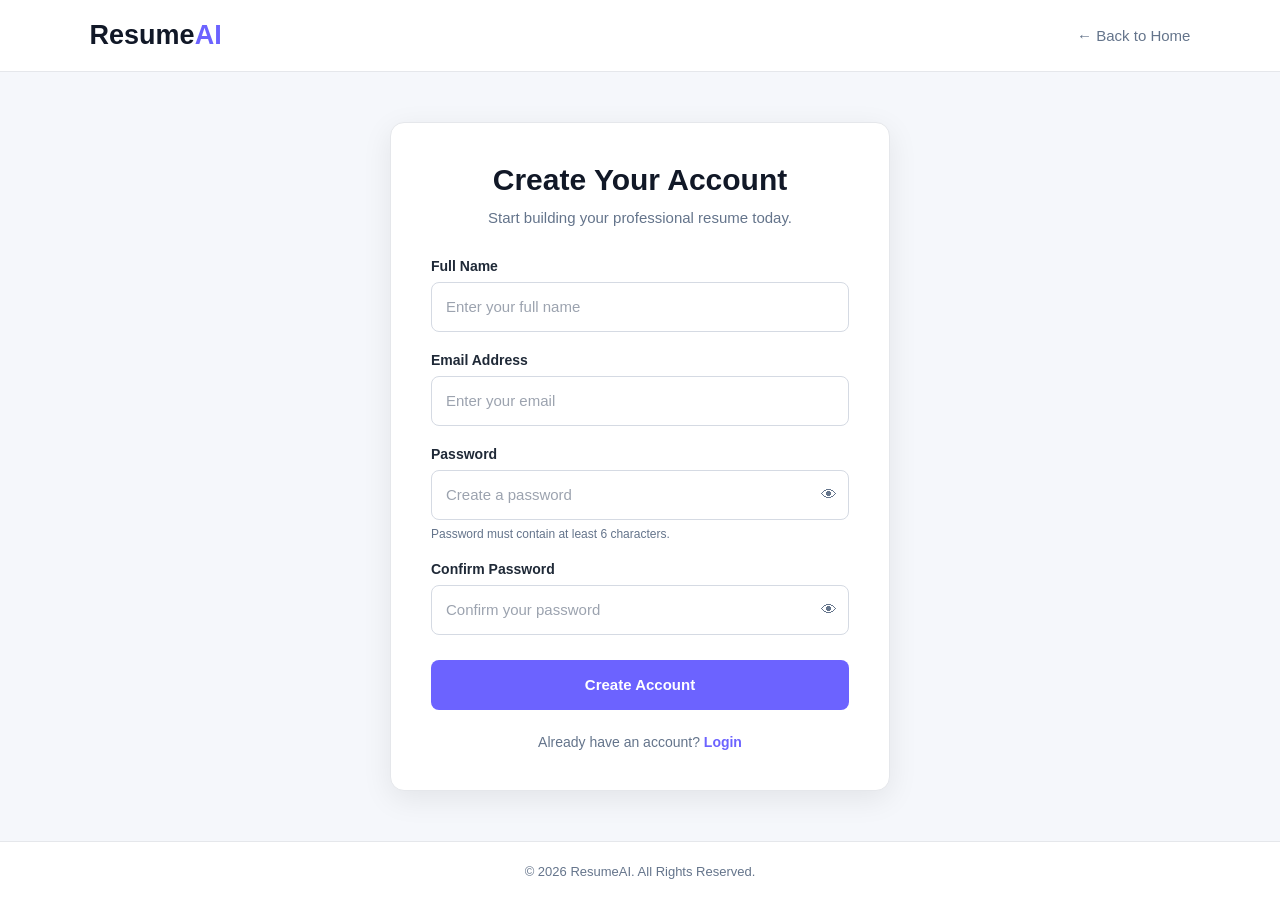
<file: signup.html>
<!DOCTYPE html>
<html lang="en">

<head>
    <meta charset="UTF-8">
    <meta name="viewport" content="width=device-width, initial-scale=1.0">

    <title>Create Account - ResumeAI</title>

    <style>

        /* ================================
           RESET
        ================================= */

        * {
            margin: 0;
            padding: 0;
            box-sizing: border-box;
        }

        body {
            min-height: 100vh;
            background: #f5f7fb;
            font-family: Arial, Helvetica, sans-serif;
            color: #1f2937;
        }


        /* ================================
           HEADER
        ================================= */

        .signup-header {
            width: 100%;
            height: 72px;

            background: white;

            display: flex;
            align-items: center;
            justify-content: space-between;

            padding: 0 7%;

            border-bottom: 1px solid #e5e7eb;
        }

        .signup-logo {
            font-size: 27px;
            font-weight: 700;
            color: #111827;
            text-decoration: none;
        }

        .signup-logo span {
            color: #6c63ff;
        }

        .back-home {
            color: #64748b;
            text-decoration: none;
            font-size: 15px;
        }

        .back-home:hover {
            color: #6c63ff;
        }


        /* ================================
           MAIN
        ================================= */

        .signup-main {
            width: 100%;
            min-height: calc(100vh - 132px);

            display: flex;
            justify-content: center;
            align-items: flex-start;

            padding: 50px 20px;
        }


        /* ================================
           CARD
        ================================= */

        .signup-card {
            width: 100%;
            max-width: 500px;

            background: white;

            padding: 40px;

            border-radius: 14px;

            border: 1px solid #e5e7eb;

            box-shadow: 0 8px 30px rgba(0, 0, 0, 0.08);
        }


        /* ================================
           HEADING
        ================================= */

        .signup-heading {
            text-align: center;
            margin-bottom: 28px;
        }

        .signup-heading h1 {
            font-size: 30px;
            margin-bottom: 10px;
            color: #111827;
        }

        .signup-heading p {
            font-size: 15px;
            color: #64748b;
            line-height: 1.5;
        }


        /* ================================
           MESSAGE
        ================================= */

        #authMessage {
            display: none;

            width: 100%;

            padding: 12px;

            margin-bottom: 18px;

            border-radius: 7px;

            font-size: 14px;
        }


        /* ================================
           FORM GROUP
        ================================= */

        .signup-group {
            width: 100%;
            margin-bottom: 20px;
        }

        .signup-group label {
            display: block;

            margin-bottom: 8px;

            font-size: 14px;
            font-weight: 600;

            color: #1f2937;
        }


        /* ================================
           INPUT
        ================================= */

        .signup-input {
            width: 100%;
            height: 50px;

            padding: 0 14px;

            border: 1px solid #d5dae3;

            border-radius: 8px;

            outline: none;

            background: white;

            font-size: 15px;

            color: #1f2937;
        }

        .signup-input:focus {
            border-color: #6c63ff;

            box-shadow:
                0 0 0 3px rgba(108, 99, 255, 0.10);
        }

        .signup-input::placeholder {
            color: #9ca3af;
        }


        /* ================================
           PASSWORD
        ================================= */

        .password-wrapper {
            position: relative;
            width: 100%;
        }

        .password-wrapper .signup-input {
            padding-right: 50px;
        }

        .password-toggle {
            position: absolute;

            right: 12px;
            top: 50%;

            transform: translateY(-50%);

            border: none;

            background: transparent;

            cursor: pointer;

            font-size: 16px;

            color: #64748b;
        }


        /* ================================
           PASSWORD TEXT
        ================================= */

        .password-help {
            display: block;

            margin-top: 7px;

            font-size: 12px;

            color: #64748b;
        }


        /* ================================
           BUTTON
        ================================= */

        .signup-button {
            width: 100%;
            height: 50px;

            margin-top: 5px;

            border: none;

            border-radius: 8px;

            background: #6c63ff;

            color: white;

            font-size: 15px;

            font-weight: 600;

            cursor: pointer;

            transition: 0.3s;
        }

        .signup-button:hover {
            background: #574fd6;
        }


        /* ================================
           LOGIN LINK
        ================================= */

        .login-text {
            text-align: center;

            margin-top: 24px;

            font-size: 14px;

            color: #64748b;
        }

        .login-text a {
            color: #6c63ff;

            text-decoration: none;

            font-weight: 600;
        }


        /* ================================
           FOOTER
        ================================= */

        .signup-footer {
            width: 100%;
            height: 60px;

            background: white;

            border-top: 1px solid #e5e7eb;

            display: flex;
            align-items: center;
            justify-content: center;
        }

        .signup-footer p {
            color: #64748b;
            font-size: 13px;
        }


        /* ================================
           MOBILE
        ================================= */

        @media (max-width: 600px) {

            .signup-header {
                padding: 0 20px;
            }

            .signup-logo {
                font-size: 23px;
            }

            .back-home {
                font-size: 13px;
            }

            .signup-main {
                padding: 30px 15px;
            }

            .signup-card {
                padding: 30px 22px;
            }

            .signup-heading h1 {
                font-size: 25px;
            }
        }

    </style>

</head>


<body>


    <!-- ================================
         HEADER
    ================================= -->

    <header class="signup-header">

        <a href="index.html" class="signup-logo">
            Resume<span>AI</span>
        </a>

        <a href="index.html" class="back-home">
            ← Back to Home
        </a>

    </header>



    <!-- ================================
         MAIN
    ================================= -->

    <main class="signup-main">

        <div class="signup-card">


            <!-- Heading -->

            <div class="signup-heading">

                <h1>
                    Create Your Account
                </h1>

                <p>
                    Start building your professional resume today.
                </p>

            </div>


            <!-- Message -->

            <div id="authMessage"></div>


            <!-- Signup Form -->

            <form id="signupForm">


                <!-- Full Name -->

                <div class="signup-group">

                    <label for="name">
                        Full Name
                    </label>

                    <input
                        type="text"
                        id="name"
                        name="name"
                        class="signup-input"
                        placeholder="Enter your full name"
                        required
                    >

                </div>


                <!-- Email -->

                <div class="signup-group">

                    <label for="email">
                        Email Address
                    </label>

                    <input
                        type="email"
                        id="email"
                        name="email"
                        class="signup-input"
                        placeholder="Enter your email"
                        required
                    >

                </div>


                <!-- Password -->

                <div class="signup-group">

                    <label for="password">
                        Password
                    </label>

                    <div class="password-wrapper">

                        <input
                            type="password"
                            id="password"
                            name="password"
                            class="signup-input"
                            placeholder="Create a password"
                            required
                        >

                        <button
                            type="button"
                            class="password-toggle"
                            data-target="password"
                        >
                            👁
                        </button>

                    </div>

                    <small class="password-help">
                        Password must contain at least 6 characters.
                    </small>

                </div>


                <!-- Confirm Password -->

                <div class="signup-group">

                    <label for="confirmPassword">
                        Confirm Password
                    </label>

                    <div class="password-wrapper">

                        <input
                            type="password"
                            id="confirmPassword"
                            name="confirmPassword"
                            class="signup-input"
                            placeholder="Confirm your password"
                            required
                        >

                        <button
                            type="button"
                            class="password-toggle"
                            data-target="confirmPassword"
                        >
                            👁
                        </button>

                    </div>

                </div>


                <!-- Submit -->

                <button
                    type="submit"
                    class="signup-button"
                >
                    Create Account
                </button>

            </form>


            <!-- Login -->

            <div class="login-text">

                Already have an account?

                <a href="login.html">
                    Login
                </a>

            </div>

        </div>

    </main>



    <!-- ================================
         FOOTER
    ================================= -->

    <footer class="signup-footer">

        <p>
            © 2026 ResumeAI. All Rights Reserved.
        </p>

    </footer>



    <!-- ================================
         JAVASCRIPT
    ================================= -->

    <script src="js/auth.js"></script>


</body>

</html>
</file>
